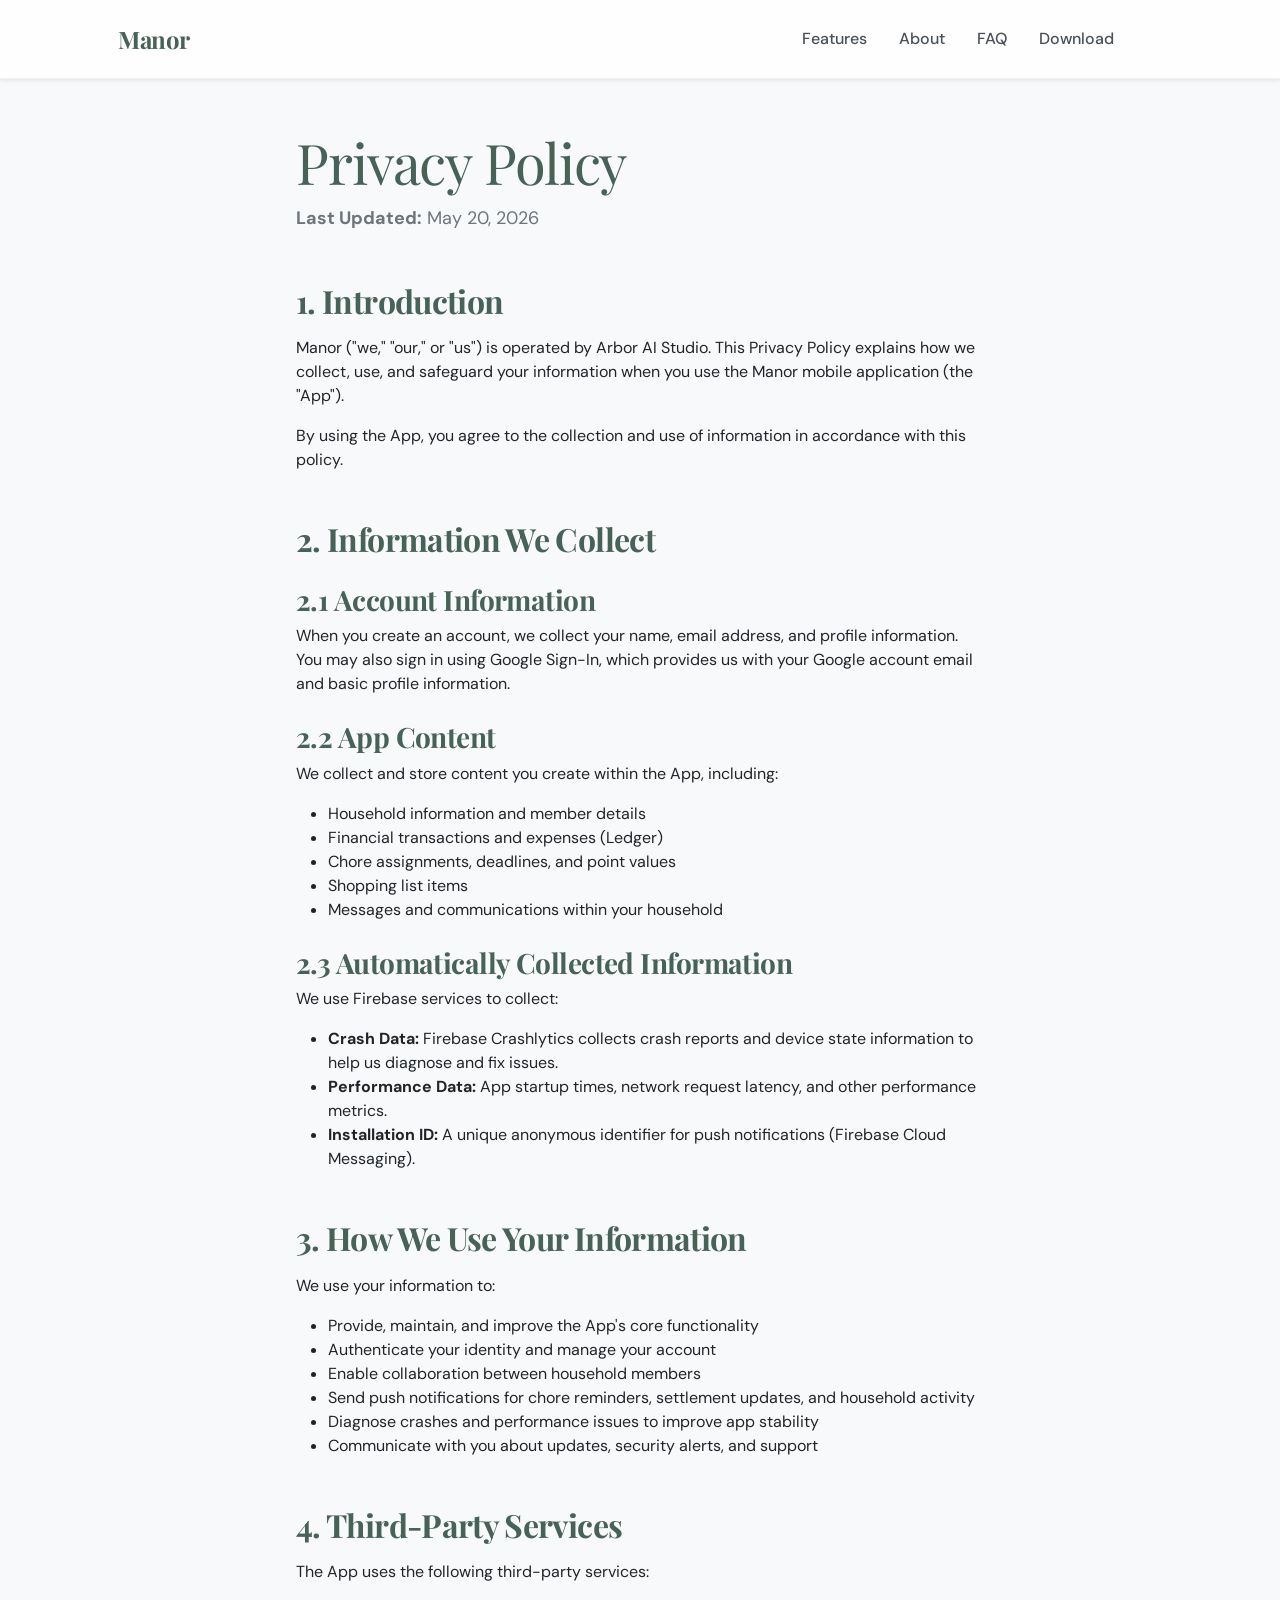
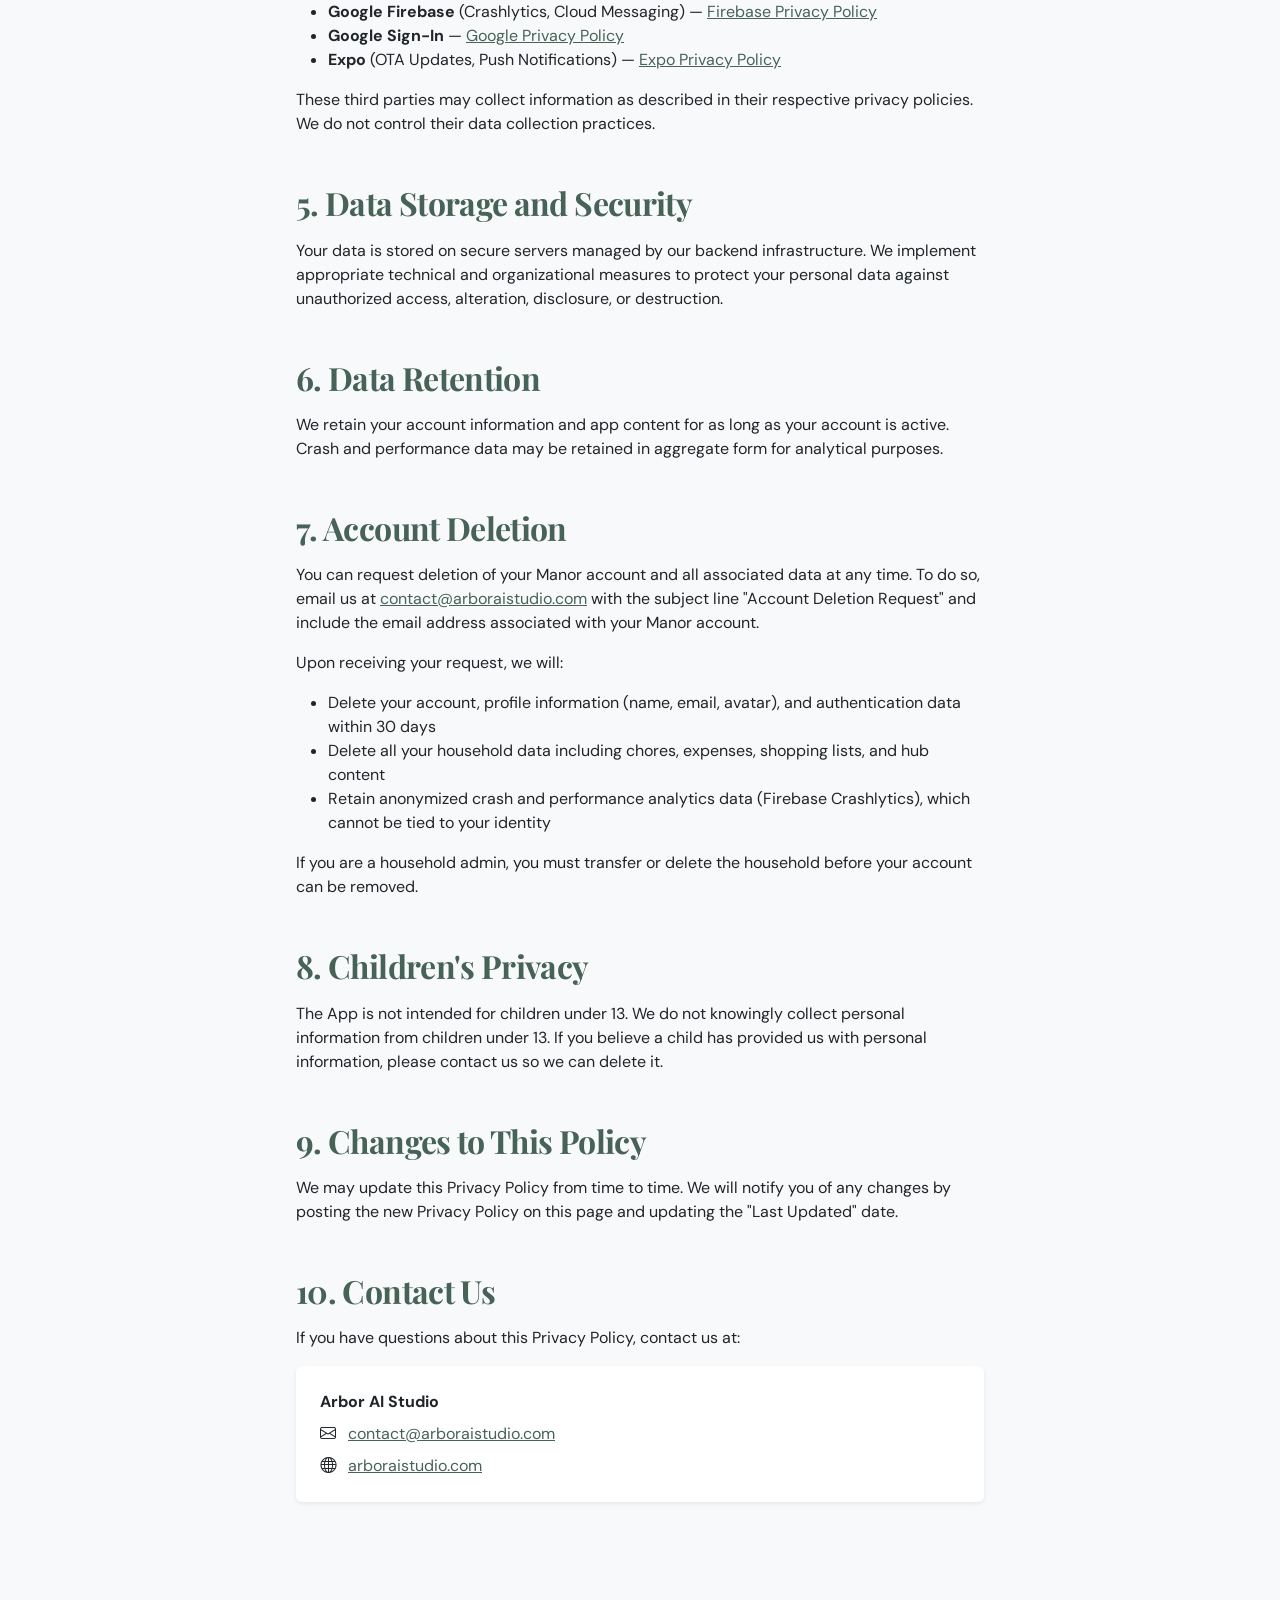
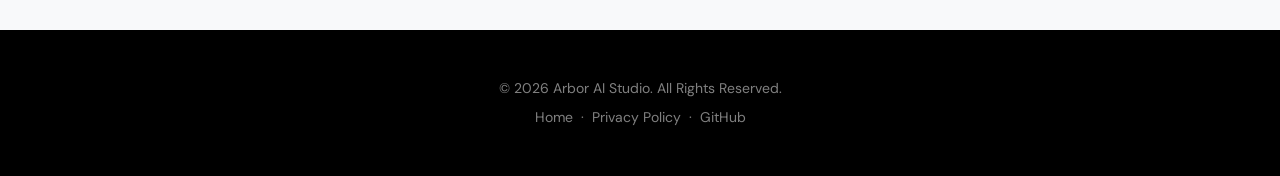
<file: privacy/index.html>
<!DOCTYPE html>
<html lang="en">
    <head>
        <meta charset="utf-8" />
        <meta name="viewport" content="width=device-width, initial-scale=1, shrink-to-fit=no" />
        <meta name="description" content="Privacy Policy for Manor, the shared living app from Arbor AI Studio for household expenses, chores, shopping lists, and household updates." />
        <meta name="author" content="Arbor AI Studio" />
        <meta name="robots" content="index, follow, max-snippet:-1" />
        <meta property="article:modified_time" content="2026-05-20" />
        <title>Privacy Policy - Manor Shared Living App</title>
        <link rel="canonical" href="https://manor.arboraistudio.com/privacy/" />
        <meta property="og:locale" content="en_US" />
        <meta property="og:type" content="article" />
        <meta property="og:site_name" content="Manor" />
        <meta property="og:title" content="Privacy Policy - Manor Shared Living App" />
        <meta property="og:description" content="Privacy Policy for Manor, the shared living app from Arbor AI Studio for household expenses, chores, shopping lists, and household updates." />
        <meta property="og:url" content="https://manor.arboraistudio.com/privacy/" />
        <meta name="twitter:card" content="summary" />
        <meta name="twitter:title" content="Privacy Policy - Manor Shared Living App" />
        <meta name="twitter:description" content="Privacy Policy for Manor, the shared living app from Arbor AI Studio for household expenses, chores, shopping lists, and household updates." />
        <link rel="icon" type="image/x-icon" href="../assets/favicon.ico" />
        <!-- Bootstrap icons-->
        <link href="https://cdn.jsdelivr.net/npm/bootstrap-icons@1.5.0/font/bootstrap-icons.css" rel="stylesheet" />
        <!-- Google fonts-->
        <link href="https://fonts.googleapis.com/css2?family=Playfair+Display:ital,wght@0,600;0,700;1,600&amp;display=swap" rel="stylesheet" />
        <link href="https://fonts.googleapis.com/css2?family=DM+Sans:ital,opsz,wght@0,9..40,300;0,9..40,400;0,9..40,500;0,9..40,600;0,9..40,700;1,9..40,400;1,9..40,600&amp;display=swap" rel="stylesheet" />
        <!-- Core theme CSS (includes Bootstrap)-->
        <link href="../css/styles.css" rel="stylesheet" />
        <script type="application/ld+json">
            {
                "@context": "https://schema.org",
                "@graph": [
                    { "@type": "Organization", "@id": "https://manor.arboraistudio.com/#organization", "name": "Arbor AI Studio", "url": "https://arboraistudio.com" },
                    { "@type": "WebPage", "@id": "https://manor.arboraistudio.com/privacy/#webpage", "url": "https://manor.arboraistudio.com/privacy/", "name": "Privacy Policy - Manor Shared Living App", "description": "Privacy Policy for Manor, the shared living app from Arbor AI Studio for household expenses, chores, shopping lists, and household updates.", "isPartOf": { "@id": "https://manor.arboraistudio.com/#website" }, "about": { "@id": "https://manor.arboraistudio.com/#app" }, "publisher": { "@id": "https://manor.arboraistudio.com/#organization" }, "dateModified": "2026-05-20", "inLanguage": "en-US" },
                    {
                        "@type": "BreadcrumbList",
                        "@id": "https://manor.arboraistudio.com/privacy/#breadcrumb",
                        "itemListElement": [
                            { "@type": "ListItem", "position": 1, "name": "Manor", "item": "https://manor.arboraistudio.com/" },
                            { "@type": "ListItem", "position": 2, "name": "Privacy Policy", "item": "https://manor.arboraistudio.com/privacy/" }
                        ]
                    }
                ]
            }
        </script>
        <!-- Google Analytics-->
        <script async src="https://www.googletagmanager.com/gtag/js?id=G-02DD9RN6KQ"></script>
        <script>
            window.dataLayer = window.dataLayer || [];
            function gtag() {
                dataLayer.push(arguments);
            }
            gtag('js', new Date());
            // Segment AI-agent-referred traffic (ChatGPT, Perplexity, Claude, Gemini, Copilot)
            // so agent referrals can be measured separately from organic search in GA4.
            var aiReferrers = ['chatgpt.com', 'chat.openai.com', 'perplexity.ai', 'claude.ai', 'gemini.google.com', 'copilot.microsoft.com'];
            var trafficSourceType = aiReferrers.some(function (host) {
                return document.referrer.indexOf(host) !== -1;
            })
                ? 'ai_agent'
                : 'organic';
            gtag('set', 'user_properties', {
                traffic_source_type: trafficSourceType,
            });
            gtag('config', 'G-02DD9RN6KQ');
        </script>
    </head>
    <body class="bg-light">
        <!-- Navigation-->
        <nav class="navbar navbar-expand-lg navbar-light fixed-top shadow-sm" id="mainNav">
            <div class="container px-5">
                <a class="navbar-brand fw-bold" href="../">Manor</a>
                <button class="navbar-toggler" type="button" data-bs-toggle="collapse" data-bs-target="#navbarResponsive" aria-controls="navbarResponsive" aria-expanded="false" aria-label="Toggle navigation">
                    Menu
                    <i class="bi-list"></i>
                </button>
                <div class="collapse navbar-collapse" id="navbarResponsive">
                    <ul class="navbar-nav ms-auto me-4 my-3 my-lg-0">
                        <li class="nav-item"><a class="nav-link me-lg-3" href="../#features">Features</a></li>
                        <li class="nav-item"><a class="nav-link me-lg-3" href="../#about">About</a></li>
                        <li class="nav-item"><a class="nav-link me-lg-3" href="../#faq">FAQ</a></li>
                        <li class="nav-item"><a class="nav-link me-lg-3" href="../#download">Download</a></li>
                    </ul>
                </div>
            </div>
        </nav>
        <main>
            <!-- Privacy Policy Content-->
            <section style="padding-top: 8rem">
                <div class="container px-5">
                    <div class="row justify-content-center">
                        <div class="col-lg-8">
                            <h1 class="display-4 mb-2">Privacy Policy</h1>
                            <p class="lead text-muted mb-5">
                                <strong>Last Updated:</strong>
                                May 20, 2026
                            </p>
                            <h2 class="mt-5 mb-3">1. Introduction</h2>
                            <p>Manor ("we," "our," or "us") is operated by Arbor AI Studio. This Privacy Policy explains how we collect, use, and safeguard your information when you use the Manor mobile application (the "App").</p>
                            <p>By using the App, you agree to the collection and use of information in accordance with this policy.</p>
                            <h2 class="mt-5 mb-3">2. Information We Collect</h2>
                            <h3 class="mt-4 mb-2">2.1 Account Information</h3>
                            <p>When you create an account, we collect your name, email address, and profile information. You may also sign in using Google Sign-In, which provides us with your Google account email and basic profile information.</p>
                            <h3 class="mt-4 mb-2">2.2 App Content</h3>
                            <p>We collect and store content you create within the App, including:</p>
                            <ul>
                                <li>Household information and member details</li>
                                <li>Financial transactions and expenses (Ledger)</li>
                                <li>Chore assignments, deadlines, and point values</li>
                                <li>Shopping list items</li>
                                <li>Messages and communications within your household</li>
                            </ul>
                            <h3 class="mt-4 mb-2">2.3 Automatically Collected Information</h3>
                            <p>We use Firebase services to collect:</p>
                            <ul>
                                <li>
                                    <strong>Crash Data:</strong>
                                    Firebase Crashlytics collects crash reports and device state information to help us diagnose and fix issues.
                                </li>
                                <li>
                                    <strong>Performance Data:</strong>
                                    App startup times, network request latency, and other performance metrics.
                                </li>
                                <li>
                                    <strong>Installation ID:</strong>
                                    A unique anonymous identifier for push notifications (Firebase Cloud Messaging).
                                </li>
                            </ul>
                            <h2 class="mt-5 mb-3">3. How We Use Your Information</h2>
                            <p>We use your information to:</p>
                            <ul>
                                <li>Provide, maintain, and improve the App's core functionality</li>
                                <li>Authenticate your identity and manage your account</li>
                                <li>Enable collaboration between household members</li>
                                <li>Send push notifications for chore reminders, settlement updates, and household activity</li>
                                <li>Diagnose crashes and performance issues to improve app stability</li>
                                <li>Communicate with you about updates, security alerts, and support</li>
                            </ul>
                            <h2 class="mt-5 mb-3">4. Third-Party Services</h2>
                            <p>The App uses the following third-party services:</p>
                            <ul>
                                <li>
                                    <strong>Google Firebase</strong>
                                    (Crashlytics, Cloud Messaging) —
                                    <a href="https://firebase.google.com/support/privacy" target="_blank">Firebase Privacy Policy</a>
                                </li>
                                <li>
                                    <strong>Google Sign-In</strong>
                                    —
                                    <a href="https://policies.google.com/privacy" target="_blank">Google Privacy Policy</a>
                                </li>
                                <li>
                                    <strong>Expo</strong>
                                    (OTA Updates, Push Notifications) —
                                    <a href="https://expo.dev/privacy" target="_blank">Expo Privacy Policy</a>
                                </li>
                            </ul>
                            <p>These third parties may collect information as described in their respective privacy policies. We do not control their data collection practices.</p>
                            <h2 class="mt-5 mb-3">5. Data Storage and Security</h2>
                            <p>Your data is stored on secure servers managed by our backend infrastructure. We implement appropriate technical and organizational measures to protect your personal data against unauthorized access, alteration, disclosure, or destruction.</p>
                            <h2 class="mt-5 mb-3">6. Data Retention</h2>
                            <p>We retain your account information and app content for as long as your account is active. Crash and performance data may be retained in aggregate form for analytical purposes.</p>
                            <h2 class="mt-5 mb-3">7. Account Deletion</h2>
                            <p>
                                You can request deletion of your Manor account and all associated data at any time. To do so, email us at
                                <a href="mailto:contact@arboraistudio.com">contact@arboraistudio.com</a>
                                with the subject line "Account Deletion Request" and include the email address associated with your Manor account.
                            </p>
                            <p>Upon receiving your request, we will:</p>
                            <ul>
                                <li>Delete your account, profile information (name, email, avatar), and authentication data within 30 days</li>
                                <li>Delete all your household data including chores, expenses, shopping lists, and hub content</li>
                                <li>Retain anonymized crash and performance analytics data (Firebase Crashlytics), which cannot be tied to your identity</li>
                            </ul>
                            <p>If you are a household admin, you must transfer or delete the household before your account can be removed.</p>
                            <h2 class="mt-5 mb-3">8. Children's Privacy</h2>
                            <p>The App is not intended for children under 13. We do not knowingly collect personal information from children under 13. If you believe a child has provided us with personal information, please contact us so we can delete it.</p>
                            <h2 class="mt-5 mb-3">9. Changes to This Policy</h2>
                            <p>We may update this Privacy Policy from time to time. We will notify you of any changes by posting the new Privacy Policy on this page and updating the "Last Updated" date.</p>
                            <h2 class="mt-5 mb-3">10. Contact Us</h2>
                            <p>If you have questions about this Privacy Policy, contact us at:</p>
                            <div class="card border-0 shadow-sm mt-3 mb-5">
                                <div class="card-body p-4">
                                    <p class="mb-2"><strong>Arbor AI Studio</strong></p>
                                    <p class="mb-2">
                                        <i class="bi-envelope me-2"></i>
                                        <a href="mailto:contact@arboraistudio.com">contact@arboraistudio.com</a>
                                    </p>
                                    <p class="mb-0">
                                        <i class="bi-globe me-2"></i>
                                        <a href="https://arboraistudio.com" target="_blank">arboraistudio.com</a>
                                    </p>
                                </div>
                            </div>
                        </div>
                    </div>
                </div>
            </section>
        </main>
        <!-- Footer-->
        <footer class="bg-black text-center py-5">
            <div class="container px-5">
                <div class="text-white-50 small">
                    <div class="mb-2">&copy; 2026 Arbor AI Studio. All Rights Reserved.</div>
                    <a href="../">Home</a>
                    <span class="mx-1">&middot;</span>
                    <a href="#">Privacy Policy</a>
                    <span class="mx-1">&middot;</span>
                    <a href="https://github.com/arboraistudio/manor-home" target="_blank">GitHub</a>
                </div>
            </div>
        </footer>
        <!-- Bootstrap core JS-->
        <script src="https://cdn.jsdelivr.net/npm/bootstrap@5.2.3/dist/js/bootstrap.bundle.min.js"></script>
        <!-- Core theme JS-->
        <script src="../js/scripts.js"></script>
    </body>
</html>
</file>
